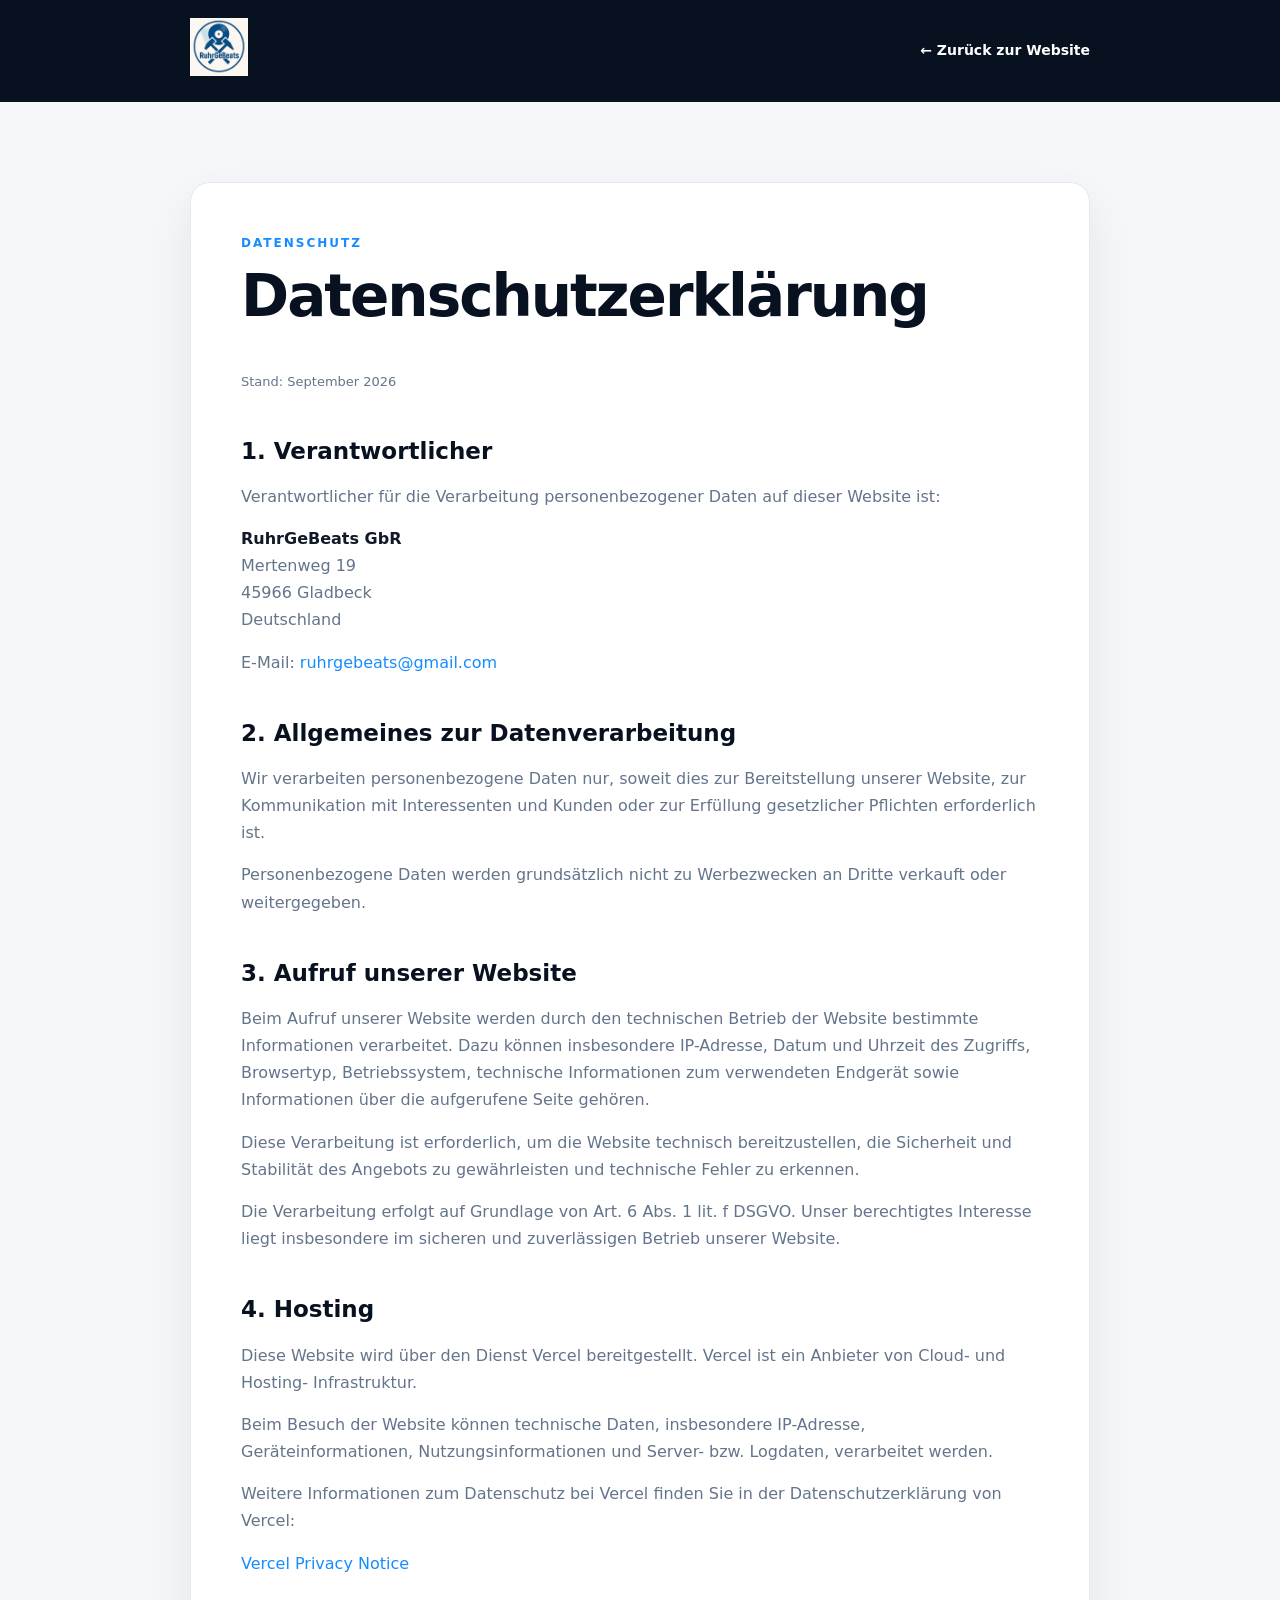
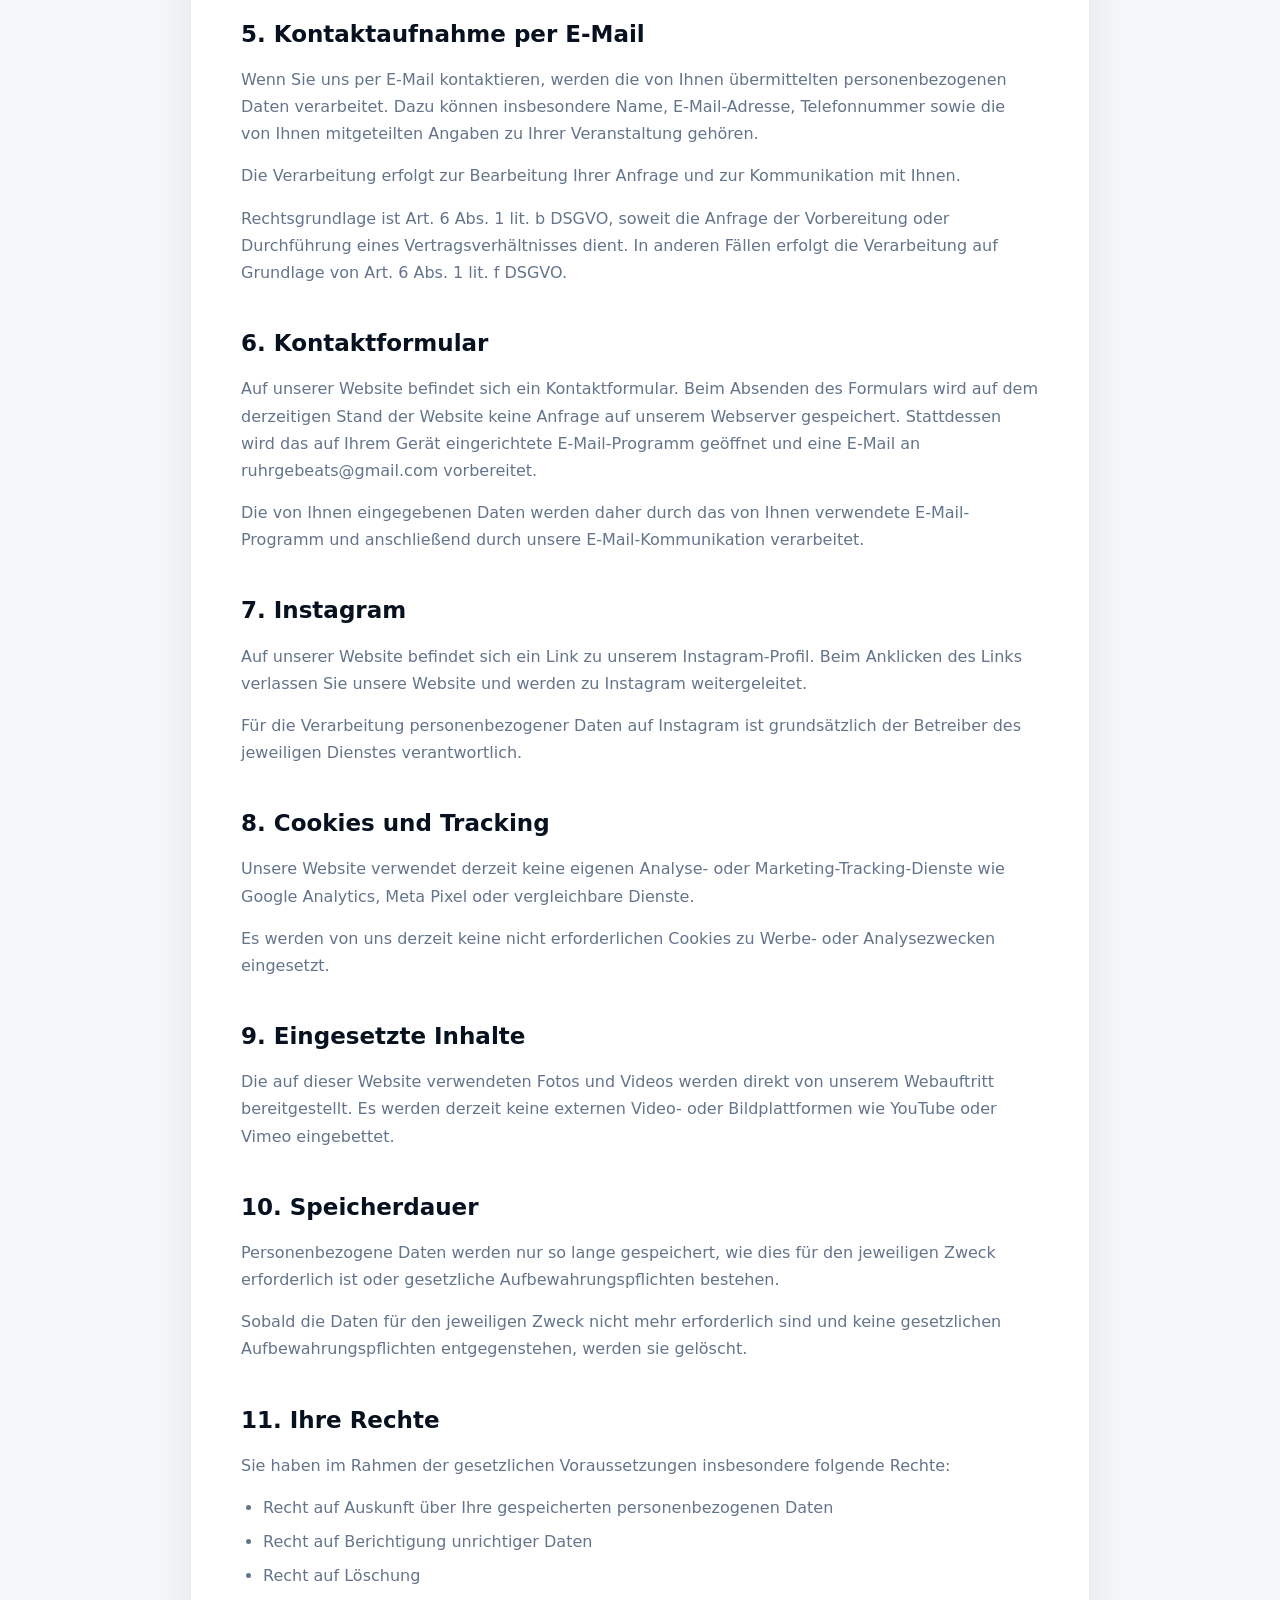
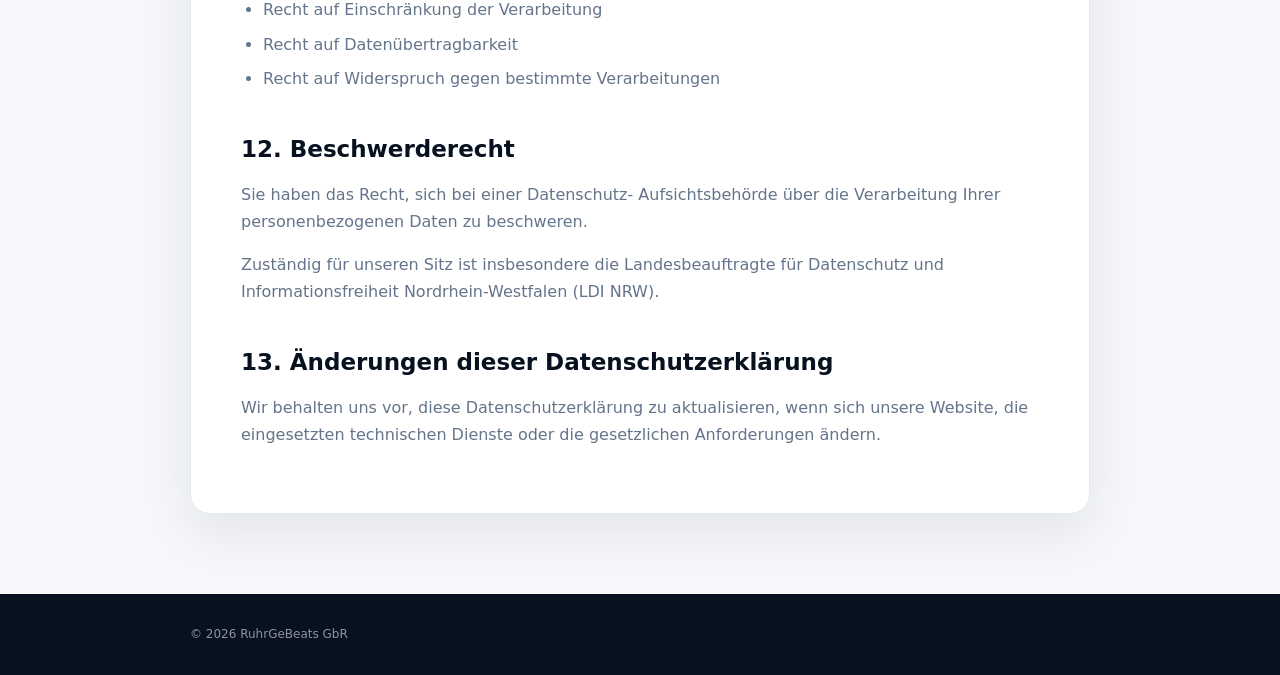
<file: datenschutz.html>
<!DOCTYPE html>
<html lang="de">
<head>
  <meta charset="UTF-8">
  <meta name="viewport" content="width=device-width, initial-scale=1.0">

  <title>Datenschutz – RuhrGeBeats</title>

  <meta
    name="description"
    content="Datenschutzerklärung der RuhrGeBeats GbR"
  >

  <style>
    :root {
      --blue: #168cff;
      --navy: #07111f;
      --text: #111827;
      --muted: #64748b;
      --light: #f5f7fa;
      --white: #ffffff;
      --border: #e5eaf0;
    }

    * {
      box-sizing: border-box;
      margin: 0;
      padding: 0;
    }

    body {
      font-family:
        Inter,
        ui-sans-serif,
        system-ui,
        -apple-system,
        BlinkMacSystemFont,
        "Segoe UI",
        sans-serif;

      color: var(--text);
      background: var(--light);
      line-height: 1.7;
    }

    a {
      color: var(--blue);
      text-decoration: none;
    }

    a:hover {
      text-decoration: underline;
    }

    header {
      background: var(--navy);
      padding: 18px 0;
    }

    .container {
      width: min(900px, calc(100% - 40px));
      margin: 0 auto;
    }

    .header-inner {
      display: flex;
      align-items: center;
      justify-content: space-between;
      gap: 20px;
    }

    .logo img {
      width: 58px;
      height: 58px;
      object-fit: contain;
    }

    .back {
      color: white;
      font-size: 14px;
      font-weight: 700;
    }

    main {
      padding: 80px 0;
    }

    .card {
      background: white;
      border: 1px solid var(--border);
      border-radius: 20px;
      padding: 50px;
      box-shadow: 0 18px 50px rgba(7, 17, 31, .08);
    }

    .label {
      color: var(--blue);
      text-transform: uppercase;
      letter-spacing: 2px;
      font-size: 12px;
      font-weight: 900;
      margin-bottom: 12px;
    }

    h1 {
      color: var(--navy);
      font-size: clamp(38px, 6vw, 58px);
      line-height: 1.05;
      letter-spacing: -2px;
      margin-bottom: 45px;
    }

    h2 {
      color: var(--navy);
      font-size: 23px;
      margin-top: 38px;
      margin-bottom: 12px;
    }

    p {
      color: var(--muted);
      margin-bottom: 15px;
    }

    ul {
      color: var(--muted);
      margin:
        0 0 18px 22px;
    }

    li {
      margin-bottom: 7px;
    }

    strong {
      color: var(--text);
    }

    footer {
      background: var(--navy);
      color: rgba(255,255,255,.55);
      padding: 30px 0;
      font-size: 12px;
    }

    .updated {
      font-size: 13px;
      color: var(--muted);
    }

    @media (max-width: 600px) {

      .container {
        width: calc(100% - 28px);
      }

      main {
        padding: 45px 0;
      }

      .card {
        padding: 28px 22px;
      }
    }
  </style>
</head>

<body>

<header>

  <div class="container header-inner">

    <a
      class="logo"
      href="index.html"
    >
      <img
        src="logo.png"
        alt="RuhrGeBeats"
      >
    </a>

    <a
      class="back"
      href="index.html"
    >
      ← Zurück zur Website
    </a>

  </div>

</header>


<main>

  <div class="container">

    <div class="card">

      <div class="label">
        Datenschutz
      </div>

      <h1>
        Datenschutzerklärung
      </h1>


      <p class="updated">
        Stand: September 2026
      </p>


      <h2>
        1. Verantwortlicher
      </h2>

      <p>
        Verantwortlicher für die Verarbeitung personenbezogener
        Daten auf dieser Website ist:
      </p>

      <p>
        <strong>RuhrGeBeats GbR</strong><br>
        Mertenweg 19<br>
        45966 Gladbeck<br>
        Deutschland
      </p>

      <p>
        E-Mail:
        <a href="mailto:ruhrgebeats@gmail.com">
          ruhrgebeats@gmail.com
        </a>
      </p>


      <h2>
        2. Allgemeines zur Datenverarbeitung
      </h2>

      <p>
        Wir verarbeiten personenbezogene Daten nur, soweit dies
        zur Bereitstellung unserer Website, zur Kommunikation mit
        Interessenten und Kunden oder zur Erfüllung gesetzlicher
        Pflichten erforderlich ist.
      </p>

      <p>
        Personenbezogene Daten werden grundsätzlich nicht zu
        Werbezwecken an Dritte verkauft oder weitergegeben.
      </p>


      <h2>
        3. Aufruf unserer Website
      </h2>

      <p>
        Beim Aufruf unserer Website werden durch den technischen
        Betrieb der Website bestimmte Informationen verarbeitet.
        Dazu können insbesondere IP-Adresse, Datum und Uhrzeit des
        Zugriffs, Browsertyp, Betriebssystem, technische
        Informationen zum verwendeten Endgerät sowie Informationen
        über die aufgerufene Seite gehören.
      </p>

      <p>
        Diese Verarbeitung ist erforderlich, um die Website
        technisch bereitzustellen, die Sicherheit und Stabilität
        des Angebots zu gewährleisten und technische Fehler zu
        erkennen.
      </p>

      <p>
        Die Verarbeitung erfolgt auf Grundlage von
        Art. 6 Abs. 1 lit. f DSGVO. Unser berechtigtes Interesse
        liegt insbesondere im sicheren und zuverlässigen Betrieb
        unserer Website.
      </p>


      <h2>
        4. Hosting
      </h2>

      <p>
        Diese Website wird über den Dienst Vercel bereitgestellt.
        Vercel ist ein Anbieter von Cloud- und Hosting-
        Infrastruktur.
      </p>

      <p>
        Beim Besuch der Website können technische Daten,
        insbesondere IP-Adresse, Geräteinformationen,
        Nutzungsinformationen und Server- bzw. Logdaten,
        verarbeitet werden.
      </p>

      <p>
        Weitere Informationen zum Datenschutz bei Vercel finden Sie
        in der Datenschutzerklärung von Vercel:
      </p>

      <p>
        <a
          href="https://vercel.com/legal/privacy-notice"
          target="_blank"
          rel="noopener noreferrer"
        >
          Vercel Privacy Notice
        </a>
      </p>


      <h2>
        5. Kontaktaufnahme per E-Mail
      </h2>

      <p>
        Wenn Sie uns per E-Mail kontaktieren, werden die von Ihnen
        übermittelten personenbezogenen Daten verarbeitet.
        Dazu können insbesondere Name, E-Mail-Adresse,
        Telefonnummer sowie die von Ihnen mitgeteilten Angaben
        zu Ihrer Veranstaltung gehören.
      </p>

      <p>
        Die Verarbeitung erfolgt zur Bearbeitung Ihrer Anfrage
        und zur Kommunikation mit Ihnen.
      </p>

      <p>
        Rechtsgrundlage ist Art. 6 Abs. 1 lit. b DSGVO, soweit die
        Anfrage der Vorbereitung oder Durchführung eines
        Vertragsverhältnisses dient. In anderen Fällen erfolgt die
        Verarbeitung auf Grundlage von Art. 6 Abs. 1 lit. f DSGVO.
      </p>


      <h2>
        6. Kontaktformular
      </h2>

      <p>
        Auf unserer Website befindet sich ein Kontaktformular.
        Beim Absenden des Formulars wird auf dem derzeitigen Stand
        der Website keine Anfrage auf unserem Webserver gespeichert.
        Stattdessen wird das auf Ihrem Gerät eingerichtete
        E-Mail-Programm geöffnet und eine E-Mail an
        ruhrgebeats@gmail.com vorbereitet.
      </p>

      <p>
        Die von Ihnen eingegebenen Daten werden daher durch das
        von Ihnen verwendete E-Mail-Programm und anschließend
        durch unsere E-Mail-Kommunikation verarbeitet.
      </p>


      <h2>
        7. Instagram
      </h2>

      <p>
        Auf unserer Website befindet sich ein Link zu unserem
        Instagram-Profil. Beim Anklicken des Links verlassen Sie
        unsere Website und werden zu Instagram weitergeleitet.
      </p>

      <p>
        Für die Verarbeitung personenbezogener Daten auf Instagram
        ist grundsätzlich der Betreiber des jeweiligen Dienstes
        verantwortlich.
      </p>


      <h2>
        8. Cookies und Tracking
      </h2>

      <p>
        Unsere Website verwendet derzeit keine eigenen Analyse-
        oder Marketing-Tracking-Dienste wie Google Analytics,
        Meta Pixel oder vergleichbare Dienste.
      </p>

      <p>
        Es werden von uns derzeit keine nicht erforderlichen
        Cookies zu Werbe- oder Analysezwecken eingesetzt.
      </p>


      <h2>
        9. Eingesetzte Inhalte
      </h2>

      <p>
        Die auf dieser Website verwendeten Fotos und Videos werden
        direkt von unserem Webauftritt bereitgestellt. Es werden
        derzeit keine externen Video- oder Bildplattformen wie
        YouTube oder Vimeo eingebettet.
      </p>


      <h2>
        10. Speicherdauer
      </h2>

      <p>
        Personenbezogene Daten werden nur so lange gespeichert,
        wie dies für den jeweiligen Zweck erforderlich ist oder
        gesetzliche Aufbewahrungspflichten bestehen.
      </p>

      <p>
        Sobald die Daten für den jeweiligen Zweck nicht mehr
        erforderlich sind und keine gesetzlichen
        Aufbewahrungspflichten entgegenstehen, werden sie gelöscht.
      </p>


      <h2>
        11. Ihre Rechte
      </h2>

      <p>
        Sie haben im Rahmen der gesetzlichen Voraussetzungen
        insbesondere folgende Rechte:
      </p>

      <ul>

        <li>
          Recht auf Auskunft über Ihre gespeicherten
          personenbezogenen Daten
        </li>

        <li>
          Recht auf Berichtigung unrichtiger Daten
        </li>

        <li>
          Recht auf Löschung
        </li>

        <li>
          Recht auf Einschränkung der Verarbeitung
        </li>

        <li>
          Recht auf Datenübertragbarkeit
        </li>

        <li>
          Recht auf Widerspruch gegen bestimmte Verarbeitungen
        </li>

      </ul>


      <h2>
        12. Beschwerderecht
      </h2>

      <p>
        Sie haben das Recht, sich bei einer Datenschutz-
        Aufsichtsbehörde über die Verarbeitung Ihrer
        personenbezogenen Daten zu beschweren.
      </p>

      <p>
        Zuständig für unseren Sitz ist insbesondere die
        Landesbeauftragte für Datenschutz und Informationsfreiheit
        Nordrhein-Westfalen (LDI NRW).
      </p>


      <h2>
        13. Änderungen dieser Datenschutzerklärung
      </h2>

      <p>
        Wir behalten uns vor, diese Datenschutzerklärung zu
        aktualisieren, wenn sich unsere Website, die eingesetzten
        technischen Dienste oder die gesetzlichen Anforderungen
        ändern.
      </p>

    </div>

  </div>

</main>


<footer>

  <div class="container">

    © <span id="year"></span> RuhrGeBeats GbR

  </div>

</footer>


<script>
  document.getElementById("year").textContent =
    new Date().getFullYear();
</script>

</body>
</html>
</file>
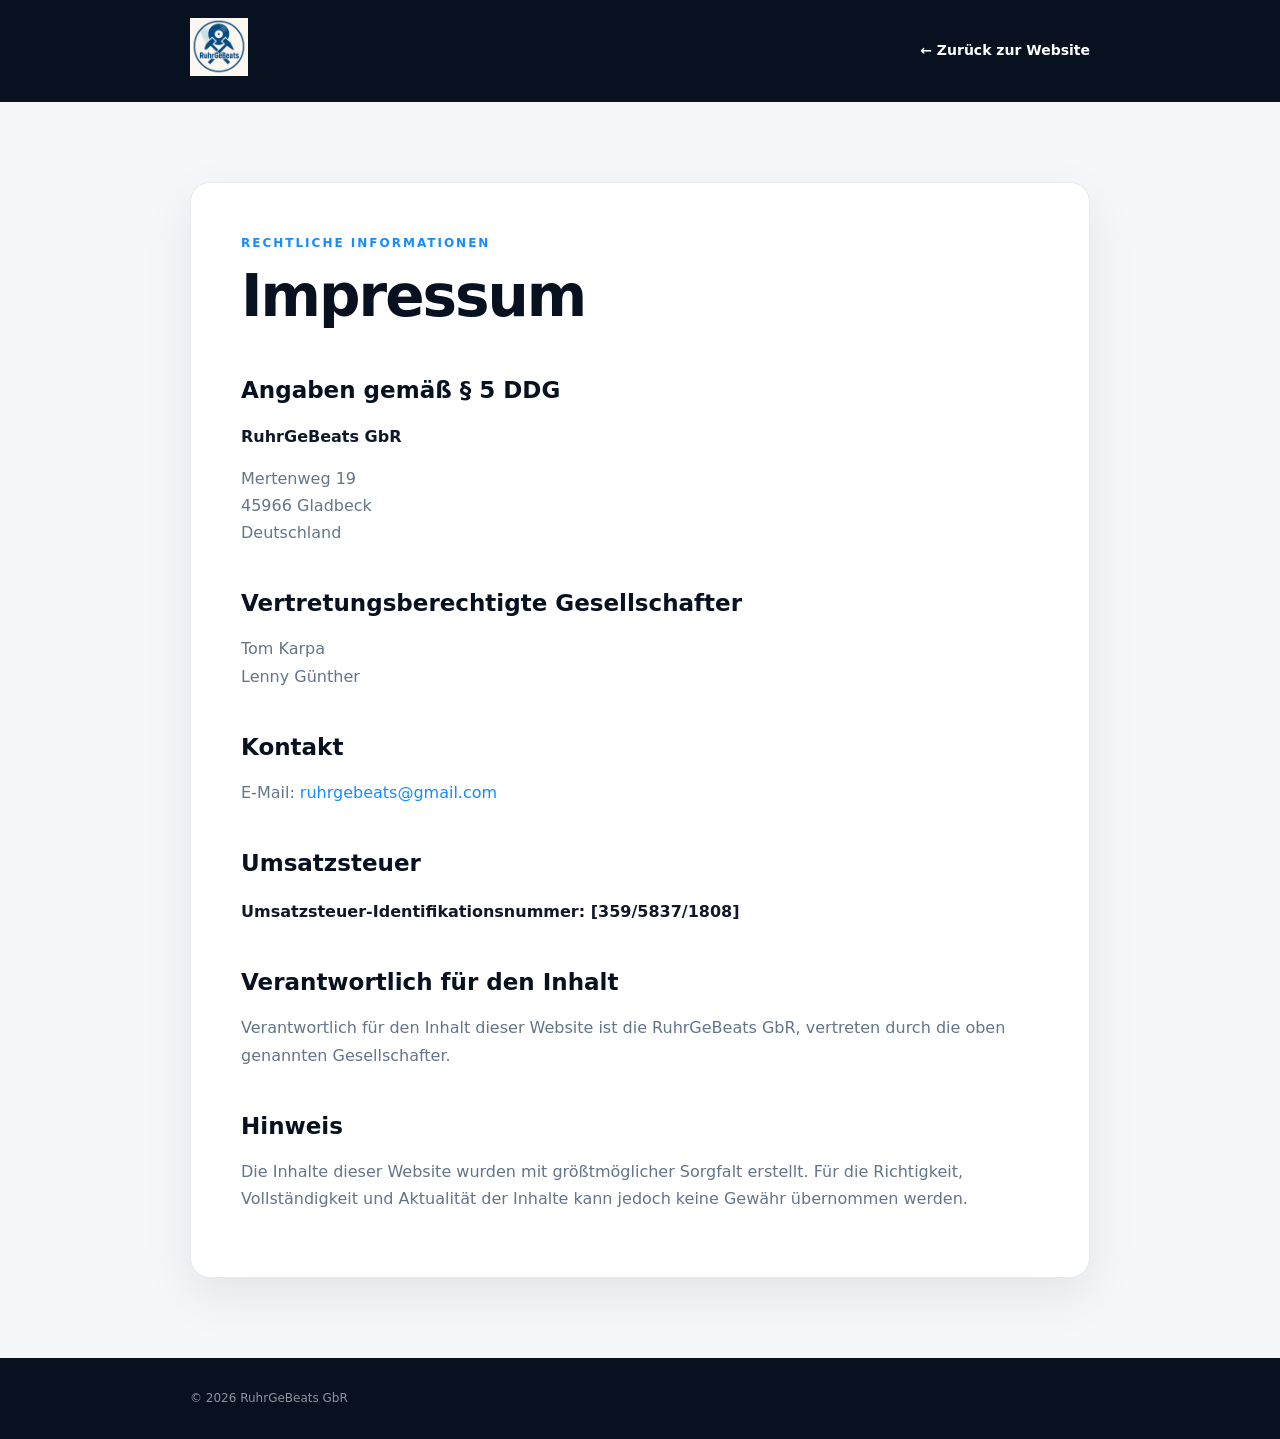
<file: impressum.html>
<!DOCTYPE html>
<html lang="de">
<head>
  <meta charset="UTF-8">
  <meta name="viewport" content="width=device-width, initial-scale=1.0">

  <title>Impressum – RuhrGeBeats</title>

  <meta
    name="description"
    content="Impressum der RuhrGeBeats GbR"
  >

  <style>
    :root {
      --blue: #168cff;
      --navy: #07111f;
      --text: #111827;
      --muted: #64748b;
      --light: #f5f7fa;
      --white: #ffffff;
      --border: #e5eaf0;
    }

    * {
      box-sizing: border-box;
      margin: 0;
      padding: 0;
    }

    html {
      scroll-behavior: smooth;
    }

    body {
      font-family:
        Inter,
        ui-sans-serif,
        system-ui,
        -apple-system,
        BlinkMacSystemFont,
        "Segoe UI",
        sans-serif;

      color: var(--text);
      background: var(--light);
      line-height: 1.7;
    }

    a {
      color: var(--blue);
      text-decoration: none;
    }

    a:hover {
      text-decoration: underline;
    }

    header {
      background: var(--navy);
      padding: 18px 0;
    }

    .container {
      width: min(900px, calc(100% - 40px));
      margin: 0 auto;
    }

    .header-inner {
      display: flex;
      align-items: center;
      justify-content: space-between;
      gap: 20px;
    }

    .logo img {
      width: 58px;
      height: 58px;
      object-fit: contain;
    }

    .back {
      color: white;
      font-size: 14px;
      font-weight: 700;
    }

    main {
      padding: 80px 0;
    }

    .card {
      background: white;
      border: 1px solid var(--border);
      border-radius: 20px;
      padding: 50px;
      box-shadow: 0 18px 50px rgba(7, 17, 31, .08);
    }

    .label {
      color: var(--blue);
      text-transform: uppercase;
      letter-spacing: 2px;
      font-size: 12px;
      font-weight: 900;
      margin-bottom: 12px;
    }

    h1 {
      color: var(--navy);
      font-size: clamp(38px, 6vw, 58px);
      line-height: 1.05;
      letter-spacing: -2px;
      margin-bottom: 45px;
    }

    h2 {
      color: var(--navy);
      font-size: 23px;
      margin-top: 38px;
      margin-bottom: 12px;
    }

    p {
      color: var(--muted);
      margin-bottom: 15px;
    }

    strong {
      color: var(--text);
    }

    footer {
      background: var(--navy);
      color: rgba(255,255,255,.55);
      padding: 30px 0;
      font-size: 12px;
    }

    @media (max-width: 600px) {
      .container {
        width: calc(100% - 28px);
      }

      main {
        padding: 45px 0;
      }

      .card {
        padding: 28px 22px;
      }
    }
  </style>
</head>

<body>

<header>
  <div class="container header-inner">

    <a
      class="logo"
      href="index.html"
    >
      <img
        src="logo.png"
        alt="RuhrGeBeats"
      >
    </a>

    <a
      class="back"
      href="index.html"
    >
      ← Zurück zur Website
    </a>

  </div>
</header>


<main>

  <div class="container">

    <div class="card">

      <div class="label">
        Rechtliche Informationen
      </div>

      <h1>
        Impressum
      </h1>


      <h2>
        Angaben gemäß § 5 DDG
      </h2>

      <p>
        <strong>RuhrGeBeats GbR</strong>
      </p>

      <p>
        Mertenweg 19<br>
        45966 Gladbeck<br>
        Deutschland
      </p>


      <h2>
        Vertretungsberechtigte Gesellschafter
      </h2>

      <p>
        Tom Karpa<br>
        Lenny Günther
      </p>


      <h2>
        Kontakt
      </h2>

      <p>
        E-Mail:
        <a href="mailto:ruhrgebeats@gmail.com">
          ruhrgebeats@gmail.com
        </a>
      </p>


      <h2>
        Umsatzsteuer
      </h2>

      <p>
     
      </p>

      <p>
        <strong>
          Umsatzsteuer-Identifikationsnummer:
          [359/5837/1808]
        </strong>
      </p>


      <h2>
        Verantwortlich für den Inhalt
      </h2>

      <p>
        Verantwortlich für den Inhalt dieser Website ist die
        RuhrGeBeats GbR, vertreten durch die oben genannten
        Gesellschafter.
      </p>


      <h2>
        Hinweis
      </h2>

      <p>
        Die Inhalte dieser Website wurden mit größtmöglicher
        Sorgfalt erstellt. Für die Richtigkeit, Vollständigkeit
        und Aktualität der Inhalte kann jedoch keine Gewähr
        übernommen werden.
      </p>

    </div>

  </div>

</main>


<footer>

  <div class="container">

    © <span id="year"></span> RuhrGeBeats GbR

  </div>

</footer>


<script>
  document.getElementById("year").textContent =
    new Date().getFullYear();
</script>

</body>
</html>
</file>
